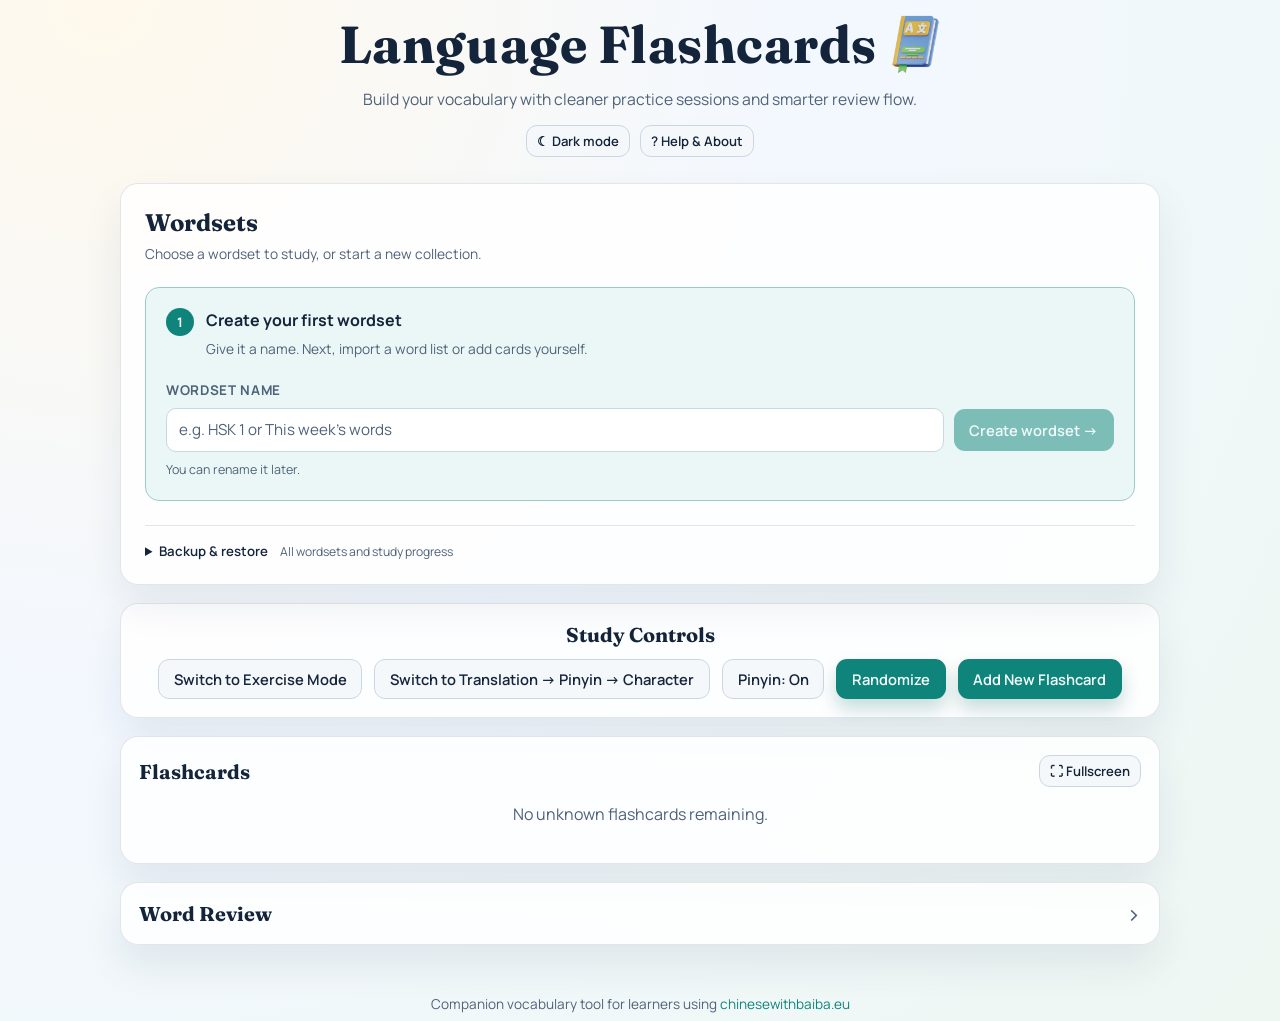
<file: index.html>
<!DOCTYPE html>
<html lang="en">
<head>
    <meta charset="utf-8">
    <meta name="viewport" content="width=device-width, initial-scale=1">
    <title>Language Flashcards</title>
    <script>
        // Apply the saved preference before painting to avoid a bright flash.
        try {
            const theme = JSON.parse(localStorage.getItem('flashcards_theme'));
            document.documentElement.dataset.theme = theme === 'dark' ? 'dark' : 'light';
        } catch (_) {}
    </script>
    <link rel="icon" href="/favicon-21f6a40009d9a7d7.svg"/>
    
    <link rel="preconnect" href="https://fonts.googleapis.com">
    <link rel="preconnect" href="https://fonts.gstatic.com" crossorigin>
    <link href="https://fonts.googleapis.com/css2?family=Fraunces:opsz,wght@9..144,600;9..144,700&family=Manrope:wght@400;500;600;700&display=swap" rel="stylesheet">
    <link rel="stylesheet" href="/styles-203177ce9e453599.css"/>
<link rel="modulepreload" href="/language-flashcards-frontend-c9c87e78f313f91.js" crossorigin="anonymous"><link rel="preload" href="/language-flashcards-frontend-c4f34116c6c4bb4d_bg.wasm" crossorigin="anonymous" as="fetch" type="application/wasm"></head>
<body>
    <div id="root"></div>

<script type="module">
import init, * as bindings from '/language-flashcards-frontend-c9c87e78f313f91.js';
const wasm = await init({ module_or_path: '/language-flashcards-frontend-c4f34116c6c4bb4d_bg.wasm' });


window.wasmBindings = bindings;


dispatchEvent(new CustomEvent("TrunkApplicationStarted", {detail: {wasm}}));

</script></body>
</html>
</file>
<file: styles-203177ce9e453599.css>
:root {
    color-scheme: light;
    --control-border: #cad7e3;
    --muted-bg: #f4f0ec;
    --muted-text: #4d423b;
    --muted-border: #d9cbc0;
    --success-text: #1d7d43;
    --on-accent: #f7fffe;
    --card-bg: linear-gradient(135deg, #ffffff, #f6fcff 58%, #edf8f6);
    --bg-main: radial-gradient(circle at 8% 0%, #fff9ec 0%, #f3f8ff 45%, #eef7f2 100%);
    --panel-bg: rgba(255, 255, 255, 0.84);
    --panel-border: rgba(31, 58, 93, 0.12);
    --panel-shadow: 0 20px 40px rgba(17, 37, 59, 0.08);
    --text-primary: #14243a;
    --text-secondary: #4f6278;
    --accent: #0f847a;
    --accent-strong: #0b665f;
    --danger-bg: #fff0ef;
    --danger-border: #eb8f87;
    --danger-text: #a7332d;
    --chip-bg: #ebf7f6;
    --chip-border: #9accc7;
    --surface-solid: #ffffff;
    --surface-soft: #f5f8fa;
}

:root[data-theme="dark"] {
    color-scheme: dark;
    --bg-main: radial-gradient(circle at 8% 0%, #242a30 0%, #171e27 45%, #182723 100%);
    --panel-bg: #222c35;
    --panel-border: #41505d;
    --panel-shadow: 0 20px 40px rgba(0, 0, 0, 0.18);
    --text-primary: #e5e7e6;
    --text-secondary: #b3bfc8;
    --accent: #78c9bc;
    --accent-strong: #9bded2;
    --on-accent: #152e2a;
    --danger-bg: #442d30;
    --danger-border: #aa696b;
    --danger-text: #ffb4aa;
    --chip-bg: #263f3b;
    --chip-border: #547e75;
    --surface-solid: #1c252e;
    --surface-soft: #2c3843;
    --control-border: #617381;
    --muted-bg: #39352f;
    --muted-text: #e0cbb3;
    --muted-border: #7e7060;
    --success-text: #9bd6aa;
    --card-bg: linear-gradient(135deg, #2e3a45, #26363b 58%, #293e39);
}

.header-actions {
    display: flex;
    justify-content: center;
    flex-wrap: wrap;
    gap: 10px;
    margin-top: 14px;
}

.btn:focus-visible {
    outline: 2px solid var(--accent);
    outline-offset: 3px;
}

.text-input::placeholder {
    color: var(--text-secondary);
    opacity: 1;
}

* {
    box-sizing: border-box;
}

body {
    margin: 0;
    min-height: 100vh;
    background: var(--bg-main);
    color: var(--text-primary);
    font-family: "Manrope", "Segoe UI", sans-serif;
}

#root {
    padding: 24px 16px 56px;
}

.app-shell {
    width: min(1040px, 100%);
    margin: 0 auto;
    text-align: center;
    display: flex;
    flex-direction: column;
    gap: 18px;
}

.app-header {
    margin: 12px 0 8px;
    animation: rise-in 420ms ease-out;
}

.app-title {
    margin: 0;
    display: flex;
    align-items: center;
    justify-content: center;
    gap: 0.25em;
    font-family: "Fraunces", Georgia, serif;
    font-size: clamp(2rem, 4.8vw, 3.25rem);
    letter-spacing: 0.01em;
}

.app-title > span {
    min-width: 0;
    text-wrap: balance;
}

.app-logo {
    display: block;
    flex-shrink: 0;
    height: 1.15em;
    width: auto;
    object-fit: contain;
}

.app-subtitle {
    margin: 12px auto 0;
    width: min(680px, 100%);
    color: var(--text-secondary);
    font-size: 0.98rem;
    line-height: 1.45;
}

.panel,
.known-panel {
    background: var(--panel-bg);
    border: 1px solid var(--panel-border);
    border-radius: 18px;
    padding: 18px;
    box-shadow: var(--panel-shadow);
    backdrop-filter: blur(6px);
    animation: rise-in 500ms ease-out;
}

.panel-title {
    margin: 0;
    font-family: "Fraunces", Georgia, serif;
    font-size: 1.25rem;
}

.panel-content {
    margin-top: 14px;
}

.input-label {
    font-size: 0.84rem;
    font-weight: 700;
    text-transform: uppercase;
    letter-spacing: 0.05em;
    color: var(--text-secondary);
}

.panel-actions {
    margin-top: 14px;
}

.action-section {
    margin-top: 16px;
    padding-top: 14px;
    border-top: 1px solid var(--panel-border);
}

.action-title {
    margin: 0 0 12px 0;
    font-size: 0.84rem;
    font-weight: 700;
    text-transform: uppercase;
    letter-spacing: 0.05em;
    color: var(--text-secondary);
}

.action-button-row {
    display: flex;
    gap: 12px;
    justify-content: center;
    flex-wrap: wrap;
    margin-bottom: 10px;
}

.action-description {
    margin: 10px 0 0;
    font-size: 0.88rem;
    color: var(--text-secondary);
}

.backup-status,
.import-status,
.export-status {
    margin: 10px 0 0;
    color: var(--accent-strong);
    font-weight: 600;
}

.backup-status.is-error,
.import-status.is-error,
.export-status.is-error {
    color: var(--danger-text);
}

.wordsets-panel {
    position: relative;
    z-index: 1;
    text-align: left;
    padding: 24px;
}

.wordsets-panel .panel-title {
    font-size: 1.5rem;
}

.wordsets-header, .wordset-active-header {
    display: flex;
    align-items: flex-start;
    justify-content: space-between;
    gap: 16px;
}
.wordsets-subtitle, .wordset-card-count, .wordset-next-step p,
.wordset-start-option p, .wordset-ready p, .wordset-select-prompt p {
    margin: 6px 0 0;
    color: var(--text-secondary);
    font-size: 0.86rem;
    line-height: 1.6;
}
.wordsets-header > .btn {
    flex-shrink: 0;
    white-space: nowrap;
}

.wordset-create {
    margin-top: 22px;
    padding: 20px;
    background: var(--chip-bg);
    border: 1px solid var(--chip-border);
    border-radius: 14px;
}
.wordset-next-step, .wordset-ready {
    display: flex;
    align-items: flex-start;
    gap: 12px;
}
.wordset-next-step {
    margin-bottom: 18px;
}

.wordset-next-step h4, .wordset-ready h4, .wordset-select-prompt h4 {
    margin: 0;
    font-size: 1rem;
    line-height: 1.5;
}
.wordset-step-number, .wordset-ready-icon {
    display: grid;
    place-items: center;
    flex: 0 0 28px;
    height: 28px;
    border-radius: 50%;
    background: var(--accent);
    color: var(--on-accent);
    font-size: 0.82rem;
    font-weight: 700;
}
.wordset-create-actions, .wordset-backup-actions {
    display: flex;
    align-items: center;
    flex-wrap: wrap;
    gap: 10px;
    margin-top: 8px;
}
.wordset-create-actions .text-input {
    flex: 1 1 200px;
    min-width: 0;
    width: auto;
}

.wordset-name-feedback, .wordset-import-note {
    margin: 8px 0 0;
    color: var(--text-secondary);
    font-size: 0.78rem;
    line-height: 1.6;
}
.wordset-name-feedback.is-error {
    color: var(--danger-text);
}

.wordsets-panel .btn {
    min-height: 42px;
}

.wordsets-panel .btn:disabled {
    opacity: 0.5;
    cursor: not-allowed;
    box-shadow: none;
    transform: none;
}
.wordsets-panel .btn:focus-visible, .dataset-btn:focus-visible,
.wordsets-panel summary:focus-visible {
    outline: 2px solid var(--accent);
    outline-offset: 3px;
}
.wordset-text-button {
    background: transparent;
    color: var(--text-secondary);
}

.wordset-text-button:hover {
    background: var(--surface-soft);
    color: var(--text-primary);
}

.wordsets-layout {
    display: grid;
    grid-template-columns: minmax(180px, 220px) minmax(0, 1fr);
    gap: 24px;
    margin-top: 24px;
}
.wordset-library {
    min-width: 0;
    padding-right: 20px;
    border-right: 1px solid var(--panel-border);
}

.wordset-section-label {
    margin: 0 0 12px;
    color: var(--text-secondary);
    font-size: 0.7rem;
    font-weight: 700;
    letter-spacing: 0.08em;
    text-transform: uppercase;
}
.dataset-list {
    display: grid;
    gap: 6px;
    max-height: 340px;
    overflow-y: auto;
    padding: 4px;
    margin: -4px;
}

.dataset-btn {
    display: flex;
    align-items: center;
    gap: 10px;
    width: 100%;
    min-height: 64px;
    padding: 12px;
    border: 1px solid transparent;
    border-radius: 12px;
    background: transparent;
    color: var(--text-primary);
    text-align: left;
    font: inherit;
    cursor: pointer;
    transition: background-color 160ms ease, border-color 160ms ease;
}
.dataset-btn:hover {
    background: var(--surface-soft);
}

.dataset-btn.is-selected {
    border-color: var(--chip-border);
    background: var(--chip-bg);
    color: var(--accent-strong);
}

.wordset-selection-dot {
    display: grid;
    place-items: center;
    flex: 0 0 20px;
    height: 20px;
    font-weight: 700;
}

.dataset-btn.is-selected .wordset-selection-dot {
    border-radius: 50%;
    background: var(--accent);
    color: var(--on-accent);
    font-size: 0.7rem;
}

.wordset-list-label {
    display: flex;
    flex-direction: column;
    gap: 4px;
    min-width: 0;
}

.wordset-list-name {
    font-size: 0.87rem;
    font-weight: 700;
    overflow-wrap: anywhere;
}

.wordset-list-count {
    font-size: 0.75rem;
    color: var(--text-secondary);
}

.wordset-workspace {
    min-width: 0;
}

.wordset-active-heading {
    min-width: 0;
}

.wordset-active-heading .wordset-section-label {
    margin-bottom: 5px;
}

.wordset-active-heading h4 {
    margin: 0;
    font-size: 1.35rem;
    line-height: 1.4;
    overflow-wrap: anywhere;
}

.wordset-onboarding {
    margin-top: 24px;
}

.wordset-start-options {
    display: grid;
    grid-template-columns: repeat(2, minmax(0, 1fr));
    gap: 12px;
}

.wordset-start-option {
    display: flex;
    flex-direction: column;
    align-items: flex-start;
    padding: 18px;
    border: 1px solid var(--panel-border);
    border-radius: 14px;
    background: var(--surface-solid);
}
.wordset-start-option.is-recommended {
    background: var(--chip-bg);
    border-color: var(--chip-border);
}

.wordset-option-icon {
    color: var(--accent-strong);
    font-size: 1.6rem;
    line-height: 1;
    margin-bottom: 14px;
}

.wordset-start-option h5 {
    margin: 0;
    font-size: 1rem;
}

.wordset-start-option p {
    margin-bottom: 20px;
}

.wordset-start-option .btn {
    margin-top: auto;
    width: 100%;
}

.wordset-file-guide {
    margin-top: 16px;
    color: var(--text-secondary);
    font-size: 0.8rem;
    line-height: 1.7;
}

.wordset-file-guide summary {
    cursor: pointer;
    width: fit-content;
}

.wordset-file-guide p {
    margin: 12px 0;
}

.wordset-column-guide {
    display: grid;
    grid-template-columns: repeat(3, minmax(0, 1fr));
    gap: 8px;
    padding: 0;
    list-style-position: inside;
}

.wordset-column-guide li {
    padding: 10px;
    background: var(--surface-soft);
    border-radius: 8px;
}

.wordset-column-guide strong {
    color: var(--text-primary);
    font-size: 0.75rem;
}

.wordset-column-guide span {
    display: block;
    font-size: 0.72rem;
}

.wordset-workspace-actions {
    display: flex;
    align-items: center;
    flex-wrap: wrap;
    gap: 12px;
    margin-top: 20px;
}

.wordset-workspace-actions .wordset-import-note {
    flex-basis: 100%;
    margin: 0;
    order: 3;
}

.wordset-ready {
    margin-top: 24px;
    padding: 18px;
    background: var(--surface-soft);
    border-radius: 12px;
}

.wordset-ready-icon {
    background: var(--chip-bg);
    color: var(--accent-strong);
}

.wordset-menu {
    position: relative;
    flex-shrink: 0;
}

.wordset-menu-trigger {
    display: flex;
    align-items: center;
    gap: 10px;
    min-height: 42px;
    padding: 8px 12px;
    color: var(--text-secondary);
    border: 1px solid var(--panel-border);
    border-radius: 10px;
    font-size: 0.8rem;
    font-weight: 600;
    cursor: pointer;
    list-style: none;
}
.wordset-menu-trigger::-webkit-details-marker {
    display: none;
}

.wordset-menu-trigger::after {
    content: "⌄";
}

.wordset-menu[open] > .wordset-menu-trigger {
    background: var(--surface-soft);
}

.wordset-menu-content {
    position: absolute;
    top: calc(100% + 6px);
    right: 0;
    z-index: 3;
    display: grid;
    gap: 6px;
    width: 200px;
    padding: 8px;
    background: var(--surface-solid);
    border: 1px solid var(--panel-border);
    border-radius: 12px;
    box-shadow: var(--panel-shadow);
}
.wordset-menu-content .btn {
    text-align: left;
}

.wordset-export-menu .wordset-menu-content {
    left: 0;
    right: auto;
}

.wordset-rename {
    margin-top: 18px;
    padding: 14px;
    border-radius: 12px;
    background: var(--surface-soft);
}

.wordset-select-prompt {
    padding: 34px 12px;
    text-align: center;
}

.wordset-select-prompt > span {
    display: block;
    font-size: 1.8rem;
    color: var(--accent);
    margin-bottom: 12px;
}

.wordset-backup {
    margin-top: 24px;
    padding-top: 16px;
    border-top: 1px solid var(--panel-border);
}

.wordset-backup summary {
    width: fit-content;
    cursor: pointer;
    font-size: 0.83rem;
    font-weight: 600;
}

.wordset-backup summary > span {
    color: var(--text-secondary);
    font-weight: 400;
    font-size: 0.76rem;
    margin-left: 12px;
}

.wordset-backup-content {
    margin-top: 14px;
}

.wordset-backup-content > p:first-child {
    font-size: 0.85rem;
    color: var(--text-secondary);
    line-height: 1.6;
}


.toolbar-actions,
.flashcard-actions,
.form-actions {
    display: flex;
    gap: 12px;
    justify-content: center;
    flex-wrap: wrap;
}

.form-actions,
.flashcard-actions,
.toolbar-actions {
    margin-top: 12px;
}

.unknown-panel {
    padding-bottom: 22px;
}

.study-panel-heading {
    display: flex;
    align-items: center;
    justify-content: space-between;
    flex-wrap: wrap;
    gap: 12px;
}

body:has(.study-expanded) {
    overflow: hidden;
}

.unknown-panel.study-expanded {
    position: fixed;
    inset: 0;
    z-index: 1000;
    width: 100%;
    height: 100%;
    height: 100dvh;
    margin: 0;
    padding: clamp(16px, 3vw, 40px);
    padding-bottom: max(22px, env(safe-area-inset-bottom));
    border: 0;
    border-radius: 0;
    background: var(--bg-main);
    overflow-y: auto;
    overscroll-behavior: contain;
    display: flex;
    flex-direction: column;
    text-align: center;
    animation: none;
}

.study-expanded .flashcard {
    flex: 1 0 auto;
    width: min(100%, 1100px);
    min-height: 35vh;
    font-size: clamp(2.5rem, 7vw, 6rem);
}

.study-expanded .example-sentence,
.study-expanded .exercise-controls {
    width: min(100%, 800px);
}

.study-expanded .flashcard-actions {
    margin-top: 20px;
}

.unknown-meta {
    margin-top: 8px;
}

.known-actions-group {
    display: flex;
    gap: 8px;
    justify-content: center;
    flex-wrap: wrap;
}

.field-row {
    margin-bottom: 12px;
}

.text-input,
.file-input {
    width: min(360px, 100%);
    padding: 0.65rem 0.78rem;
    border-radius: 10px;
    border: 1px solid var(--control-border);
    background: var(--surface-solid);
    color: var(--text-primary);
    font-family: inherit;
    font-size: 0.95rem;
}

.text-input:focus,
.file-input:focus {
    outline: 2px solid rgba(15, 132, 122, 0.25);
    border-color: var(--accent);
}

.file-input {
    display: inline-block;
}

.visually-hidden-input {
    position: absolute;
    width: 1px;
    height: 1px;
    padding: 0;
    margin: -1px;
    overflow: hidden;
    clip: rect(0, 0, 0, 0);
    white-space: nowrap;
    border: 0;
}

.btn {
    border: 1px solid transparent;
    border-radius: 11px;
    padding: 0.58rem 0.92rem;
    font-family: inherit;
    font-weight: 600;
    font-size: 0.92rem;
    cursor: pointer;
    transition: transform 140ms ease, box-shadow 160ms ease, background-color 180ms ease;
}

.btn-small {
    padding: 0.38rem 0.62rem;
    font-size: 0.82rem;
}

.btn:hover {
    transform: translateY(-1px);
}

.btn:active {
    transform: translateY(0);
}

.btn-primary {
    background: var(--accent);
    color: var(--on-accent);
    box-shadow: 0 10px 18px rgba(11, 102, 95, 0.22);
}

.btn-primary:hover {
    background: var(--accent-strong);
}

.btn-secondary {
    background: var(--surface-soft);
    color: var(--text-primary);
    border-color: var(--control-border);
}

.btn-muted {
    background: var(--muted-bg);
    color: var(--muted-text);
    border-color: var(--muted-border);
}

.btn-danger {
    background: var(--danger-bg);
    color: var(--danger-text);
    border-color: var(--danger-border);
}

.status-chip {
    margin: 6px auto 0;
    display: inline-block;
    padding: 8px 14px;
    border-radius: 999px;
    border: 1px solid var(--chip-border);
    background: var(--chip-bg);
    font-weight: 700;
}

.status-badge-known {
    display: inline-block;
    padding: 3px 10px;
    border-radius: 999px;
    border: 1px solid var(--chip-border);
    background: var(--chip-bg);
    color: var(--accent-strong);
    font-size: 0.78rem;
    font-weight: 700;
    white-space: nowrap;
}

.status-badge-unknown {
    display: inline-block;
    padding: 3px 10px;
    border-radius: 999px;
    border: 1px solid var(--muted-border);
    background: var(--muted-bg);
    color: var(--muted-text);
    font-size: 0.78rem;
    font-weight: 700;
    white-space: nowrap;
}

.position-counter {
    margin: 6px 0 4px;
    color: var(--text-secondary);
    font-weight: 600;
}

.flashcard {
    margin: 20px auto 8px;
    width: min(88vw, 500px);
    min-height: 210px;
    display: flex;
    align-items: center;
    justify-content: center;
    border-radius: 18px;
    border: 1px solid rgba(21, 73, 119, 0.15);
    background: var(--imported-background, var(--card-bg));
    color: var(--imported-text-color, inherit);
    box-shadow: 0 24px 42px rgba(12, 51, 87, 0.12);
    font-family: "Fraunces", Georgia, serif;
    font-size: clamp(2rem, 7vw, 3.25rem);
    line-height: 1.15;
    cursor: pointer;
    user-select: none;
    padding: 22px;
}

.flashcard:hover {
    box-shadow: 0 28px 46px rgba(12, 51, 87, 0.18);
}

.flashcard-text {
    white-space: pre-wrap;
    overflow-wrap: anywhere;
    min-width: 0;
}

.colored-text {
    color: var(--imported-text-color, inherit);
}

.colored-cell {
    color: var(--imported-text-color, inherit);
    background: var(--imported-background, transparent);
}

.example-sentence {
    width: min(100%, 500px);
    margin: 12px auto;
    padding: 12px 16px;
    border: 1px solid var(--panel-border);
    border-radius: 12px;
    background: var(--imported-background, var(--chip-bg));
    text-align: left;
}

.example-sentence summary {
    color: var(--imported-text-color, var(--accent-strong));
    cursor: pointer;
    font-weight: 600;
}

.example-sentence summary:focus-visible {
    outline: 2px solid var(--accent);
    outline-offset: 4px;
}

.example-sentence-text {
    color: var(--imported-text-color, inherit);
    margin: 12px 0 0;
    line-height: 1.6;
    white-space: pre-wrap;
    overflow-wrap: anywhere;
}

.example-sentence-input {
    font-family: inherit;
    resize: vertical;
}

.flashcard.is-correct {
    border-color: rgba(36, 145, 79, 0.45);
    box-shadow: 0 24px 42px rgba(24, 118, 62, 0.22);
}

.flashcard.is-incorrect {
    border-color: rgba(186, 60, 45, 0.5);
    box-shadow: 0 24px 42px rgba(138, 47, 36, 0.2);
}

.exercise-controls {
    margin: 10px auto 0;
    width: min(88vw, 500px);
    display: flex;
    flex-direction: column;
    align-items: center;
    gap: 10px;
}

.exercise-answer-input {
    width: 100%;
}

.exercise-feedback {
    margin: 0;
    font-weight: 700;
}

.exercise-feedback.is-correct {
    color: var(--success-text);
}

.exercise-feedback.is-incorrect {
    color: var(--danger-text);
}

.exercise-pinyin {
    margin: 0;
    color: var(--text-secondary);
    font-weight: 600;
}

.empty-note,
.muted-note {
    color: var(--text-secondary);
}

.known-title {
    margin: 0;
}

.known-summary {
    display: flex;
    align-items: center;
    gap: 12px;
    flex-wrap: wrap;
    cursor: pointer;
    list-style: none;
    text-align: left;
}

.known-summary::-webkit-details-marker {
    display: none;
}

.known-summary:focus-visible {
    outline: 2px solid var(--accent);
    outline-offset: 4px;
    border-radius: 4px;
}

.known-summary .known-counter {
    margin: 0;
}

.known-chevron {
    margin-left: auto;
    font-size: 1.5rem;
    line-height: 1;
    color: var(--text-secondary);
}

.known-panel[open] .known-chevron {
    transform: rotate(90deg);
}

.known-panel {
    margin-bottom: 24px;
}

.known-table {
    width: 100%;
    border-collapse: collapse;
    text-align: left;
    font-size: 0.95rem;
}

.known-table th,
.known-table td {
    padding: 10px 8px;
    border-bottom: 1px solid var(--panel-border);
}

.known-table th:last-child,
.known-table td:last-child {
    text-align: center;
}

.known-table th {
    font-size: 0.78rem;
    text-transform: uppercase;
    letter-spacing: 0.06em;
    color: var(--text-secondary);
}

@keyframes rise-in {
    from {
        opacity: 0;
        transform: translateY(12px);
    }
    to {
        opacity: 1;
        transform: translateY(0);
    }
}

@media (max-width: 720px) {
    #root {
        padding: 14px 10px 30px;
    }

    .panel,
    .known-panel {
        padding: 12px;
    }

    .toolbar-actions .btn,
    .flashcard-actions .btn,
    .form-actions .btn {
        width: min(100%, 320px);
    }

    .text-input,
    .file-input {
        width: min(100%, 420px);
    }

    .wordsets-panel {
        padding: 18px;
    }

    .wordsets-layout {
        grid-template-columns: minmax(0, 1fr);
        gap: 24px;
    }

    .wordset-library {
        padding: 0 0 18px;
        border-right: 0;
        border-bottom: 1px solid var(--panel-border);
    }

    .dataset-list {
        grid-template-columns: repeat(2, minmax(0, 1fr));
        max-height: 200px;
    }

    .wordset-create {
        padding: 16px;
    }

    .wordset-create-actions .text-input {
        flex-basis: 100%;
        width: 100%;
    }

    .wordset-create-actions > .btn-primary {
        flex: 1;
    }

    .wordset-backup summary > span {
        display: block;
        margin: 6px 0 0 16px;
    }


    .app-subtitle {
        font-size: 0.9rem;
    }

    .known-table {
        display: block;
        overflow-x: auto;
    }
}

/* ── Help modal ─────────────────────────────────────────── */

.help-backdrop {
    position: fixed;
    inset: 0;
    z-index: 100;
    background: rgba(20, 36, 58, 0.45);
    display: flex;
    align-items: flex-start;
    justify-content: center;
    padding: 32px 16px 40px;
    overflow-y: auto;
    animation: rise-in 220ms ease-out;
}

.help-modal {
    width: min(720px, 100%);
    text-align: left;
    animation: rise-in 280ms ease-out;
}

.help-modal-header {
    display: flex;
    align-items: center;
    justify-content: space-between;
    gap: 12px;
    flex-wrap: wrap;
}

.help-modal-title {
    font-size: 1.4rem;
}

.help-close-btn {
    flex-shrink: 0;
}

/* ── Footer ─────────────────────────────────────────────── */

.app-footer {
    margin-top: 8px;
    padding-bottom: 8px;
    color: var(--text-secondary);
    font-size: 0.85rem;
}

.app-footer a {
    color: var(--accent);
    text-decoration: none;
}

.app-footer a:hover {
    text-decoration: underline;
}

.help-body {
    margin-top: 18px;
    display: flex;
    flex-direction: column;
    gap: 0;
}

.help-section {
    padding: 4px 0 8px;
}

.help-section-title {
    margin: 0 0 10px;
    font-family: "Fraunces", Georgia, serif;
    font-size: 1.1rem;
    color: var(--accent-strong);
}

.help-divider {
    border: none;
    border-top: 1px solid var(--panel-border);
    margin: 14px 0;
}

.help-text {
    margin: 6px 0;
    color: var(--text-primary);
    line-height: 1.55;
    font-size: 0.95rem;
}

.help-text-muted {
    color: var(--text-secondary);
    font-size: 0.88rem;
}

.help-list {
    margin: 8px 0 8px 20px;
    padding: 0;
    line-height: 1.7;
    font-size: 0.93rem;
}

.help-step {
    display: flex;
    gap: 14px;
    align-items: flex-start;
    margin-bottom: 18px;
}

.help-step-number {
    flex-shrink: 0;
    width: 28px;
    height: 28px;
    border-radius: 50%;
    background: var(--accent);
    color: var(--on-accent);
    font-weight: 700;
    font-size: 0.88rem;
    display: flex;
    align-items: center;
    justify-content: center;
    margin-top: 2px;
}

.csv-format-block {
    background: var(--surface-soft);
    border: 1px solid var(--control-border);
    border-radius: 8px;
    padding: 8px 14px;
    margin: 8px 0;
    font-size: 0.88rem;
    overflow-x: auto;
}

@media (min-width: 721px) and (max-width: 860px) {
    .wordsets-layout {
        grid-template-columns: minmax(0, 1fr);
    }

    .wordset-library {
        padding: 0 0 18px;
        border-right: 0;
        border-bottom: 1px solid var(--panel-border);
    }

    .dataset-list {
        grid-template-columns: repeat(2, minmax(0, 1fr));
        max-height: 200px;
    }

}

@media (max-width: 480px) {
    .wordsets-header {
        flex-direction: column;
    }

    .wordsets-header > .btn {
        width: 100%;
    }

    .dataset-list {
        grid-template-columns: minmax(0, 1fr);
    }

    .wordset-start-options {
        grid-template-columns: minmax(0, 1fr);
    }

    .wordset-column-guide {
        grid-template-columns: repeat(2, minmax(0, 1fr));
    }

    .wordset-active-header {
        gap: 10px;
    }

    .wordset-create-actions {
        align-items: stretch;
    }

    .wordset-backup-actions {
        align-items: stretch;
        flex-direction: column;
    }

}
</file>
